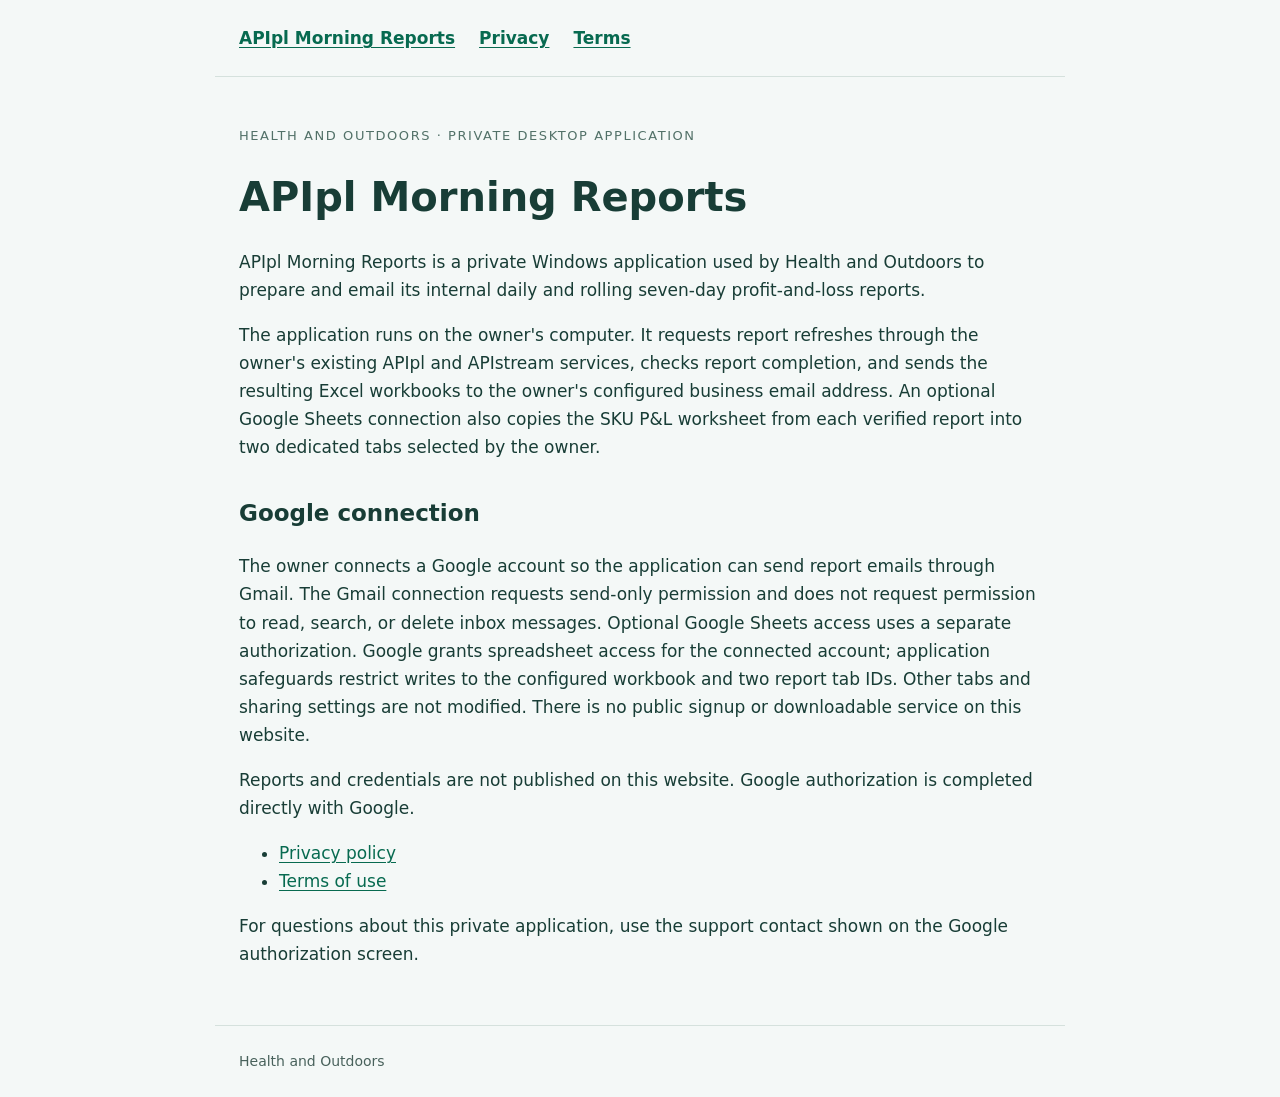
<file: index.html>
<!doctype html>
<html lang="en"><head><meta charset="utf-8"><meta name="viewport" content="width=device-width, initial-scale=1"><meta name="description" content="Information about the private APIpl Morning Reports desktop application."><title>APIpl Morning Reports</title><link rel="stylesheet" href="style.css"></head><body><header><nav aria-label="Main navigation"><a href="index.html">APIpl Morning Reports</a><a href="privacy.html">Privacy</a><a href="terms.html">Terms</a></nav></header><main><p class="tag">Health and Outdoors · Private desktop application</p><h1>APIpl Morning Reports</h1><p>APIpl Morning Reports is a private Windows application used by Health and Outdoors to prepare and email its internal daily and rolling seven-day profit-and-loss reports.</p>
<p>The application runs on the owner's computer. It requests report refreshes through the owner's existing APIpl and APIstream services, checks report completion, and sends the resulting Excel workbooks to the owner's configured business email address. An optional Google Sheets connection also copies the SKU P&amp;L worksheet from each verified report into two dedicated tabs selected by the owner.</p>
<h2>Google connection</h2>
<p>The owner connects a Google account so the application can send report emails through Gmail. The Gmail connection requests send-only permission and does not request permission to read, search, or delete inbox messages. Optional Google Sheets access uses a separate authorization. Google grants spreadsheet access for the connected account; application safeguards restrict writes to the configured workbook and two report tab IDs. Other tabs and sharing settings are not modified. There is no public signup or downloadable service on this website.</p>
<p>Reports and credentials are not published on this website. Google authorization is completed directly with Google.</p>
<ul><li><a href="privacy.html">Privacy policy</a></li><li><a href="terms.html">Terms of use</a></li></ul>
<p>For questions about this private application, use the support contact shown on the Google authorization screen.</p></main><footer>Health and Outdoors</footer></body></html>
</file>
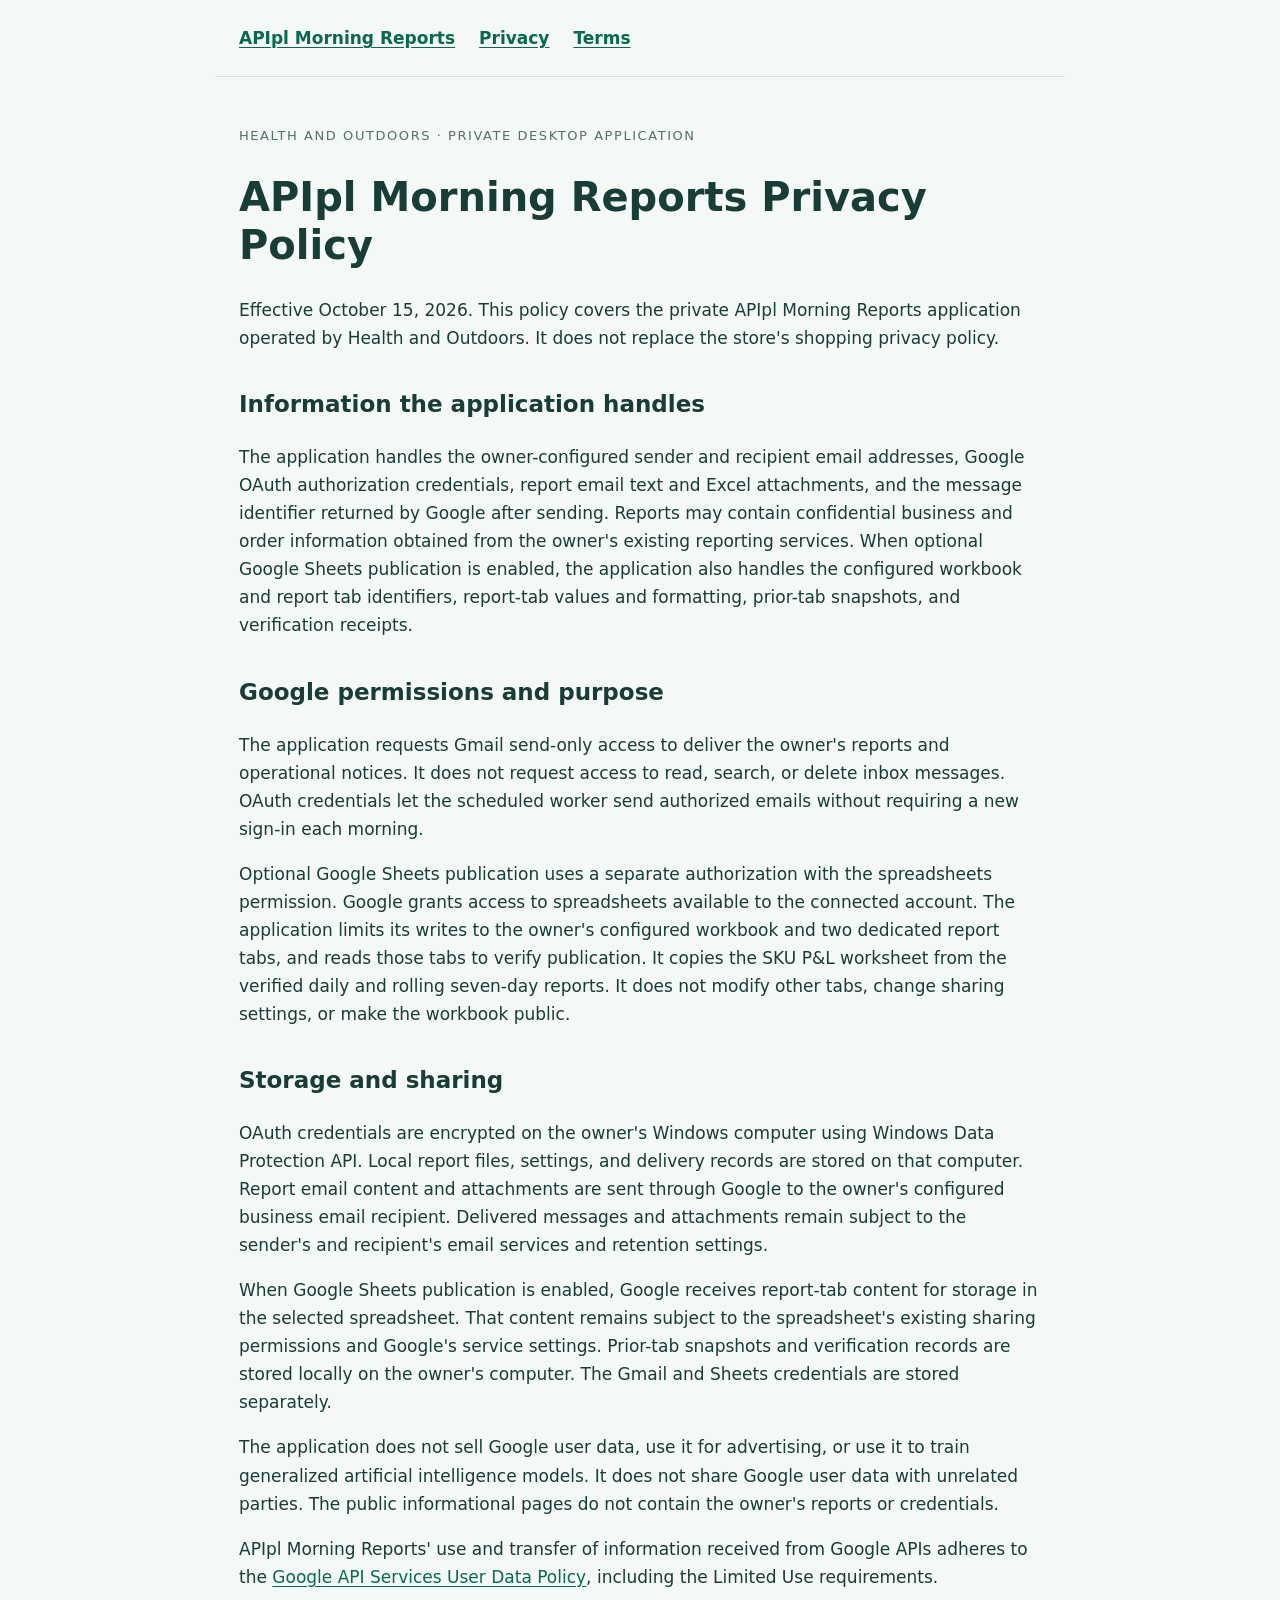
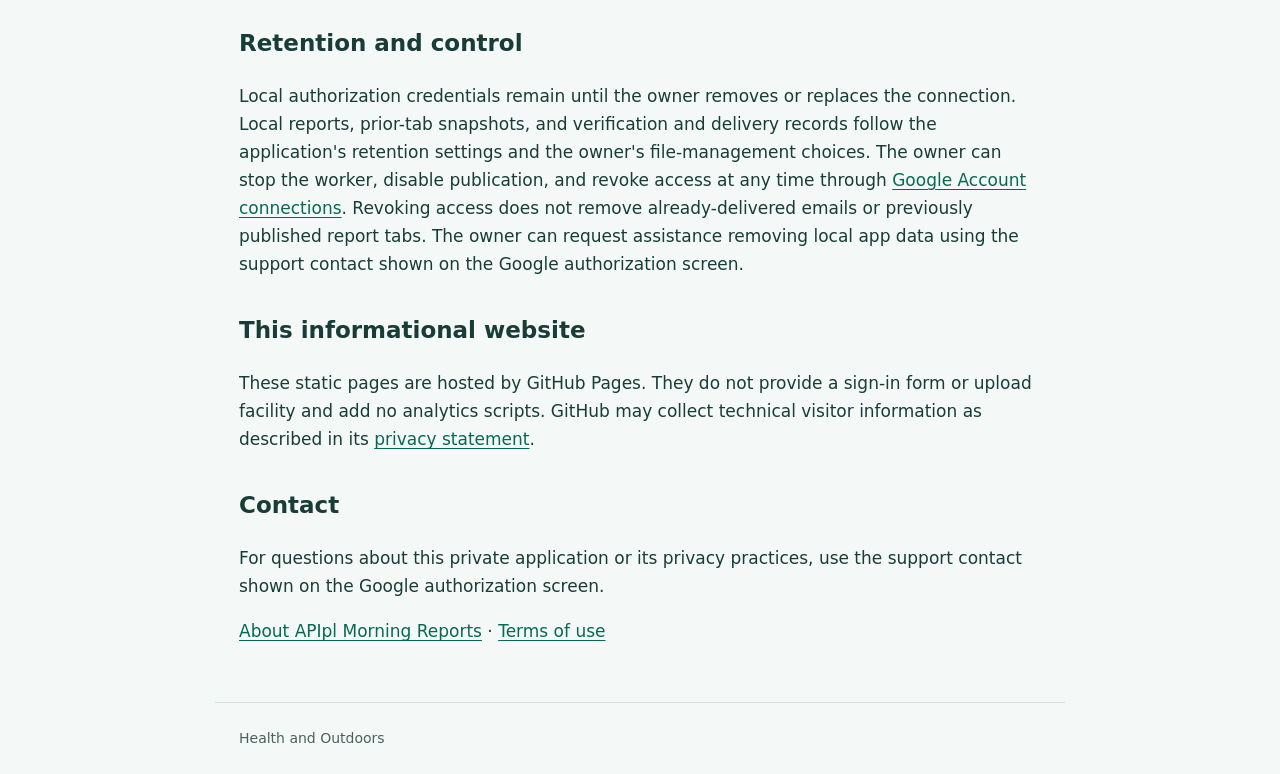
<file: privacy.html>
<!doctype html>
<html lang="en"><head><meta charset="utf-8"><meta name="viewport" content="width=device-width, initial-scale=1"><meta name="description" content="Information about the private APIpl Morning Reports desktop application."><title>APIpl Morning Reports Privacy Policy</title><link rel="stylesheet" href="style.css"></head><body><header><nav aria-label="Main navigation"><a href="index.html">APIpl Morning Reports</a><a href="privacy.html">Privacy</a><a href="terms.html">Terms</a></nav></header><main><p class="tag">Health and Outdoors · Private desktop application</p><h1>APIpl Morning Reports Privacy Policy</h1><p>Effective October 15, 2026. This policy covers the private APIpl Morning Reports application operated by Health and Outdoors. It does not replace the store's shopping privacy policy.</p>
<h2>Information the application handles</h2>
<p>The application handles the owner-configured sender and recipient email addresses, Google OAuth authorization credentials, report email text and Excel attachments, and the message identifier returned by Google after sending. Reports may contain confidential business and order information obtained from the owner's existing reporting services. When optional Google Sheets publication is enabled, the application also handles the configured workbook and report tab identifiers, report-tab values and formatting, prior-tab snapshots, and verification receipts.</p>
<h2>Google permissions and purpose</h2>
<p>The application requests Gmail send-only access to deliver the owner's reports and operational notices. It does not request access to read, search, or delete inbox messages. OAuth credentials let the scheduled worker send authorized emails without requiring a new sign-in each morning.</p>
<p>Optional Google Sheets publication uses a separate authorization with the spreadsheets permission. Google grants access to spreadsheets available to the connected account. The application limits its writes to the owner's configured workbook and two dedicated report tabs, and reads those tabs to verify publication. It copies the SKU P&amp;L worksheet from the verified daily and rolling seven-day reports. It does not modify other tabs, change sharing settings, or make the workbook public.</p>
<h2>Storage and sharing</h2>
<p>OAuth credentials are encrypted on the owner's Windows computer using Windows Data Protection API. Local report files, settings, and delivery records are stored on that computer. Report email content and attachments are sent through Google to the owner's configured business email recipient. Delivered messages and attachments remain subject to the sender's and recipient's email services and retention settings.</p>
<p>When Google Sheets publication is enabled, Google receives report-tab content for storage in the selected spreadsheet. That content remains subject to the spreadsheet's existing sharing permissions and Google's service settings. Prior-tab snapshots and verification records are stored locally on the owner's computer. The Gmail and Sheets credentials are stored separately.</p>
<p>The application does not sell Google user data, use it for advertising, or use it to train generalized artificial intelligence models. It does not share Google user data with unrelated parties. The public informational pages do not contain the owner's reports or credentials.</p>
<p>APIpl Morning Reports' use and transfer of information received from Google APIs adheres to the <a href="https://developers.google.com/terms/api-services-user-data-policy">Google API Services User Data Policy</a>, including the Limited Use requirements.</p>
<h2>Retention and control</h2>
<p>Local authorization credentials remain until the owner removes or replaces the connection. Local reports, prior-tab snapshots, and verification and delivery records follow the application's retention settings and the owner's file-management choices. The owner can stop the worker, disable publication, and revoke access at any time through <a href="https://myaccount.google.com/connections">Google Account connections</a>. Revoking access does not remove already-delivered emails or previously published report tabs. The owner can request assistance removing local app data using the support contact shown on the Google authorization screen.</p>
<h2>This informational website</h2><p>These static pages are hosted by GitHub Pages. They do not provide a sign-in form or upload facility and add no analytics scripts. GitHub may collect technical visitor information as described in its <a href="https://docs.github.com/en/site-policy/privacy-policies/github-general-privacy-statement">privacy statement</a>.</p><h2>Contact</h2>
<p>For questions about this private application or its privacy practices, use the support contact shown on the Google authorization screen.</p>
<p><a href="index.html">About APIpl Morning Reports</a> · <a href="terms.html">Terms of use</a></p></main><footer>Health and Outdoors</footer></body></html>
</file>
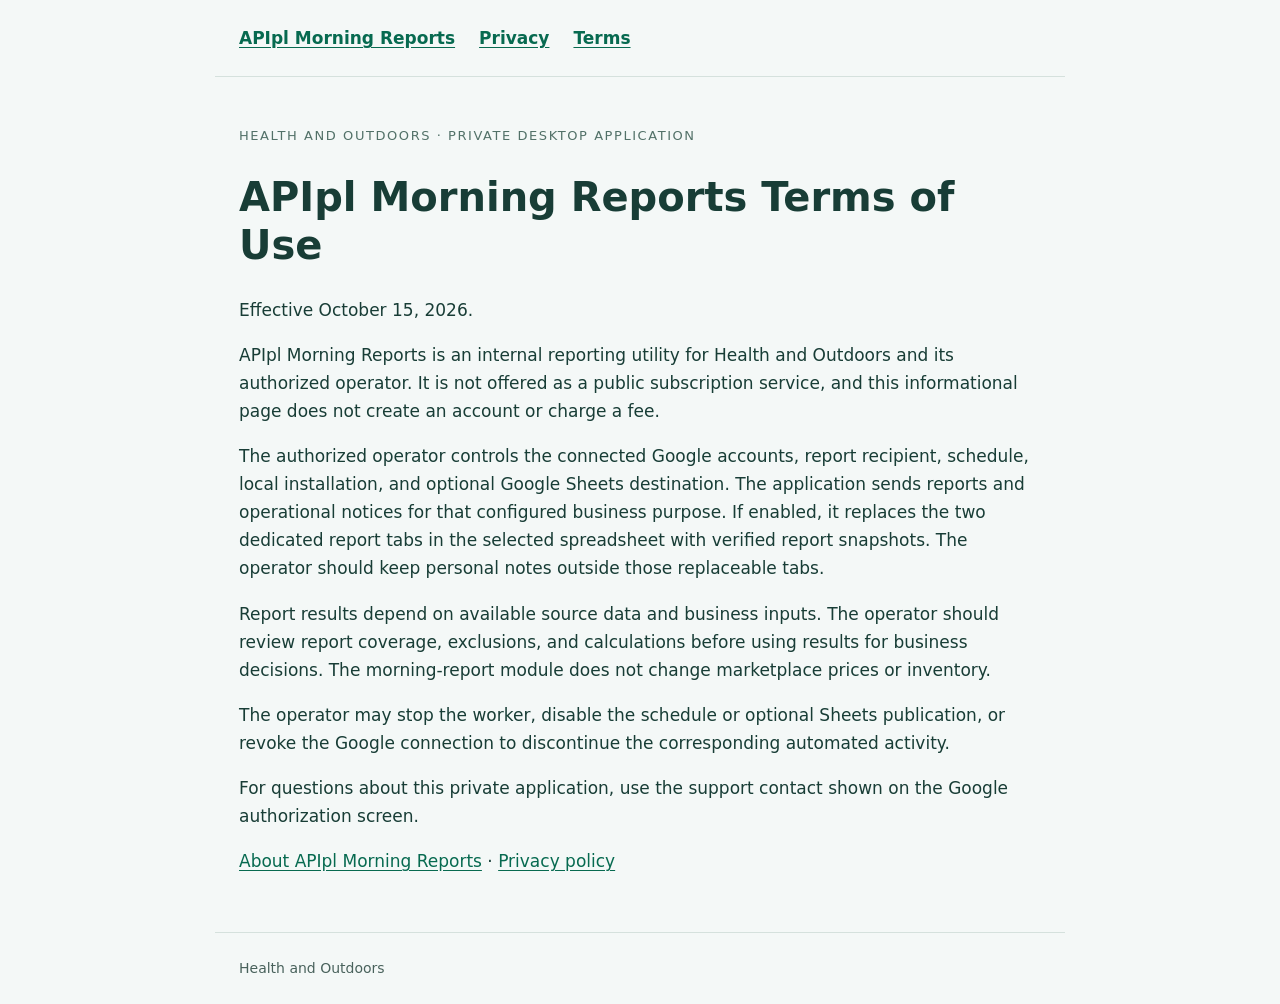
<file: terms.html>
<!doctype html>
<html lang="en"><head><meta charset="utf-8"><meta name="viewport" content="width=device-width, initial-scale=1"><meta name="description" content="Information about the private APIpl Morning Reports desktop application."><title>APIpl Morning Reports Terms of Use</title><link rel="stylesheet" href="style.css"></head><body><header><nav aria-label="Main navigation"><a href="index.html">APIpl Morning Reports</a><a href="privacy.html">Privacy</a><a href="terms.html">Terms</a></nav></header><main><p class="tag">Health and Outdoors · Private desktop application</p><h1>APIpl Morning Reports Terms of Use</h1><p>Effective October 15, 2026.</p>
<p>APIpl Morning Reports is an internal reporting utility for Health and Outdoors and its authorized operator. It is not offered as a public subscription service, and this informational page does not create an account or charge a fee.</p>
<p>The authorized operator controls the connected Google accounts, report recipient, schedule, local installation, and optional Google Sheets destination. The application sends reports and operational notices for that configured business purpose. If enabled, it replaces the two dedicated report tabs in the selected spreadsheet with verified report snapshots. The operator should keep personal notes outside those replaceable tabs.</p>
<p>Report results depend on available source data and business inputs. The operator should review report coverage, exclusions, and calculations before using results for business decisions. The morning-report module does not change marketplace prices or inventory.</p>
<p>The operator may stop the worker, disable the schedule or optional Sheets publication, or revoke the Google connection to discontinue the corresponding automated activity.</p>
<p>For questions about this private application, use the support contact shown on the Google authorization screen.</p>
<p><a href="index.html">About APIpl Morning Reports</a> · <a href="privacy.html">Privacy policy</a></p></main><footer>Health and Outdoors</footer></body></html>
</file>
<file: style.css>
*{box-sizing:border-box}body{margin:0;background:#f4f8f7;color:#183d36;font:17px/1.65 system-ui,-apple-system,Segoe UI,sans-serif}header,main,footer{max-width:850px;margin:auto;padding:24px}header{border-bottom:1px solid #d5e1dd}header a{font-weight:700}main{padding-top:35px;padding-bottom:40px}h1{font-size:clamp(28px,5vw,40px);line-height:1.2}h2{font-size:23px;margin-top:34px}a{color:#076a50;text-underline-offset:3px}nav{display:flex;gap:24px;flex-wrap:wrap}footer{font-size:14px;border-top:1px solid #d5e1dd;color:#49625c}.tag{font-size:13px;letter-spacing:.12em;text-transform:uppercase;color:#527168}p,li{max-width:76ch}
</file>
